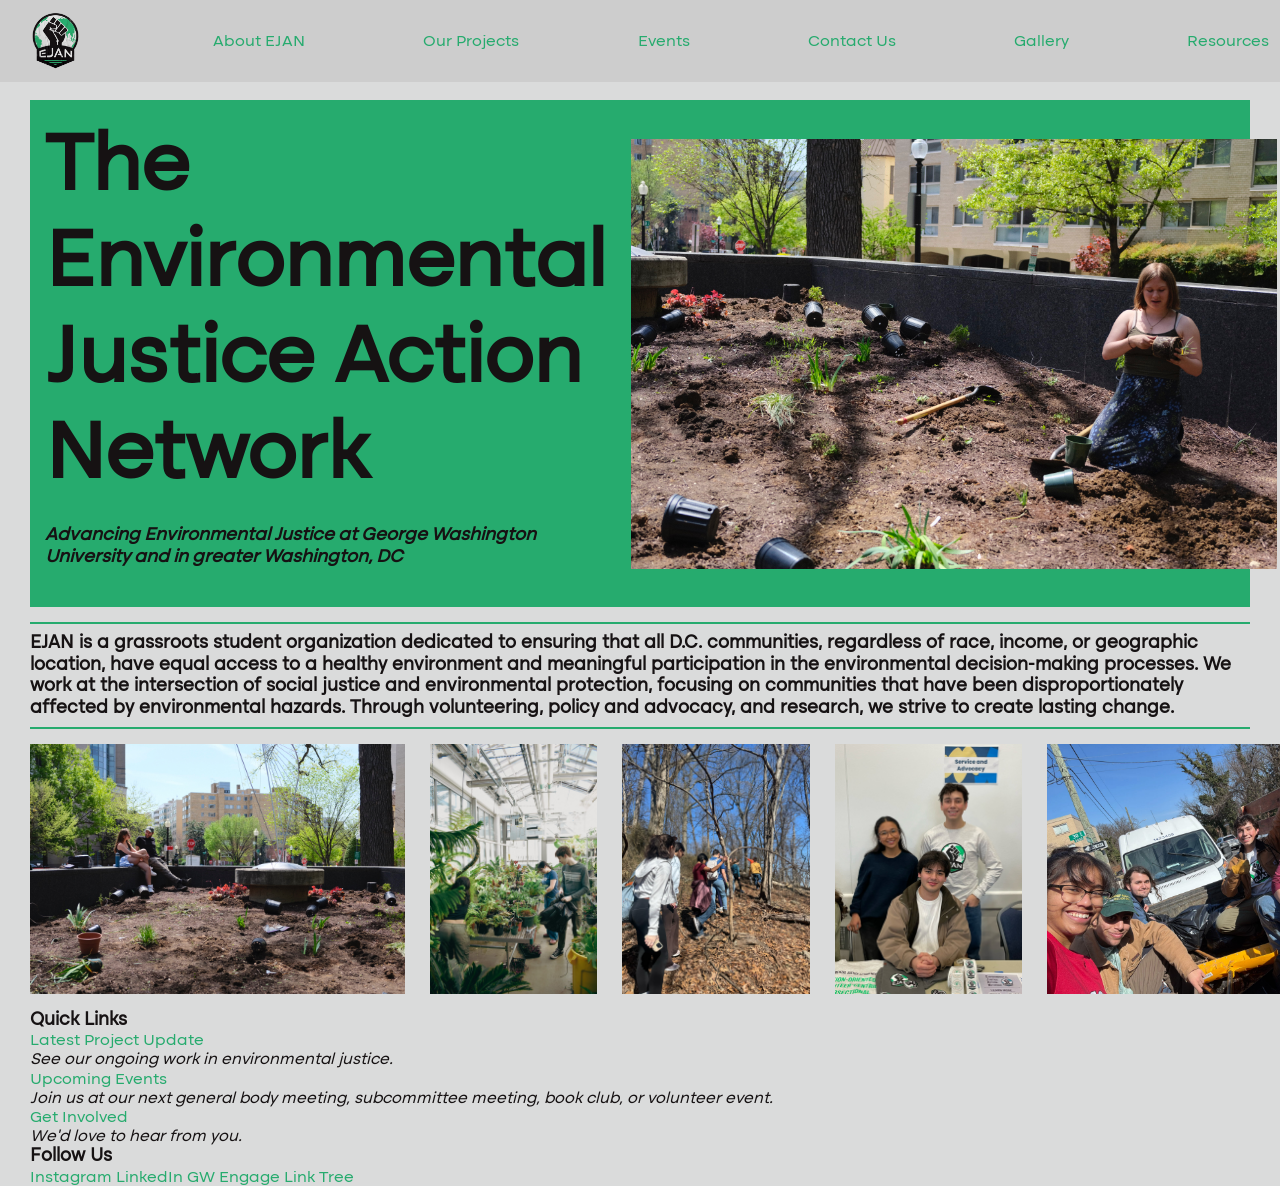
<file: index.html>
<!DOCTYPE html>
<html>
    <head>
        <title>EJAN</title>
        <link href="static/style.css" rel="stylesheet" type="text/css" />
        <link rel="icon" href="static/images/EJAN-Logo.png">
    </head>
    <body>
        <!-- HEADER -->
        <div class="header">
            <img src="static/images/EJAN-Logo.png" alt="EJAN Logo: Green, black, and white globe with fist and text, 'EJAN'" width="80px;"/>
            <a href="about">About EJAN</a>
            <a href="projects">Our Projects</a>
            <a href="events">Events</a>
            <a href="contact">Contact Us</a>
            <a href="gallery">Gallery</a>
            <a href="resources">Resources</a>
        </div>


        <!-- BODY: MAIN -->
        <div class="content">
            <div class="row" style="justify-content: space-around; background-color: #26AB6E;">
                <div class="column" style="padding: 0%; margin-bottom: 0%; margin-top: 0%;">
                    <h1>The Environmental Justice Action Network</h1>
                    <h3 style="font-style: italic;">Advancing Environmental Justice at George Washington University and in greater Washington, DC<h3>
                </div>
                <img src="static/images/20250418-EKR-0039.jpeg" height="430px">
            </div>

            <hr> 

            <h3>EJAN is a grassroots student organization dedicated to ensuring that all D.C. communities, regardless of race, income, or geographic location, have equal access to a healthy environment and meaningful participation in the environmental decision-making processes. 
                We work at the intersection of social justice and environmental protection, focusing on communities that have been disproportionately affected by environmental hazards. Through volunteering, policy and advocacy, and research, we strive to create lasting change.</h3>
            
            <hr>

            <!-- BODY: IMAGES -->
            <div class="row" style="justify-content: space-between; padding: 0%;">
                <img src="static/images/20250418-EKR-0035.jpeg" height="250px">
                <img src="static/images/20260227_103141_8864DC.jpeg" height="250px">
                <img src="static/images/20260228_134546_84A495.jpeg" height="250px">
                <img src="static/images/20260123_163246_8A15FE.jpeg" height="250px">
                <img src="static/images/20260214_125852_87034F.jpeg" height="250px">
            </div>

            <!-- BODY: LINKS -->
            <h3>Quick Links</h3>
            <a href="/projects">Latest Project Update</a>
            <p style="font-style: italic;">See our ongoing work in environmental justice.</p>
            <a href="/events">Upcoming Events</a>
            <p style="font-style: italic;">Join us at our next general body meeting, subcommittee meeting, book club, or volunteer event.</p>
            <a href="/contact">Get Involved</a>
            <p style="font-style: italic;">We'd love to hear from you.</p>

            <!-- FOOTER -->
            <h3>Follow Us</h3>
            <a href="https://www.instagram.com/gw_ejan/">Instagram</a>
            <a href="https://linkedin.com/company/environmental-justice-action-network">LinkedIn</a>
            <a href="https://gwu.campuslabs.com/engage/organization/ejan">GW Engage</a>
            <a href="https://linktr.ee/gw_ejan">Link Tree</a>
        </div>
    </body>
</html>
</file>
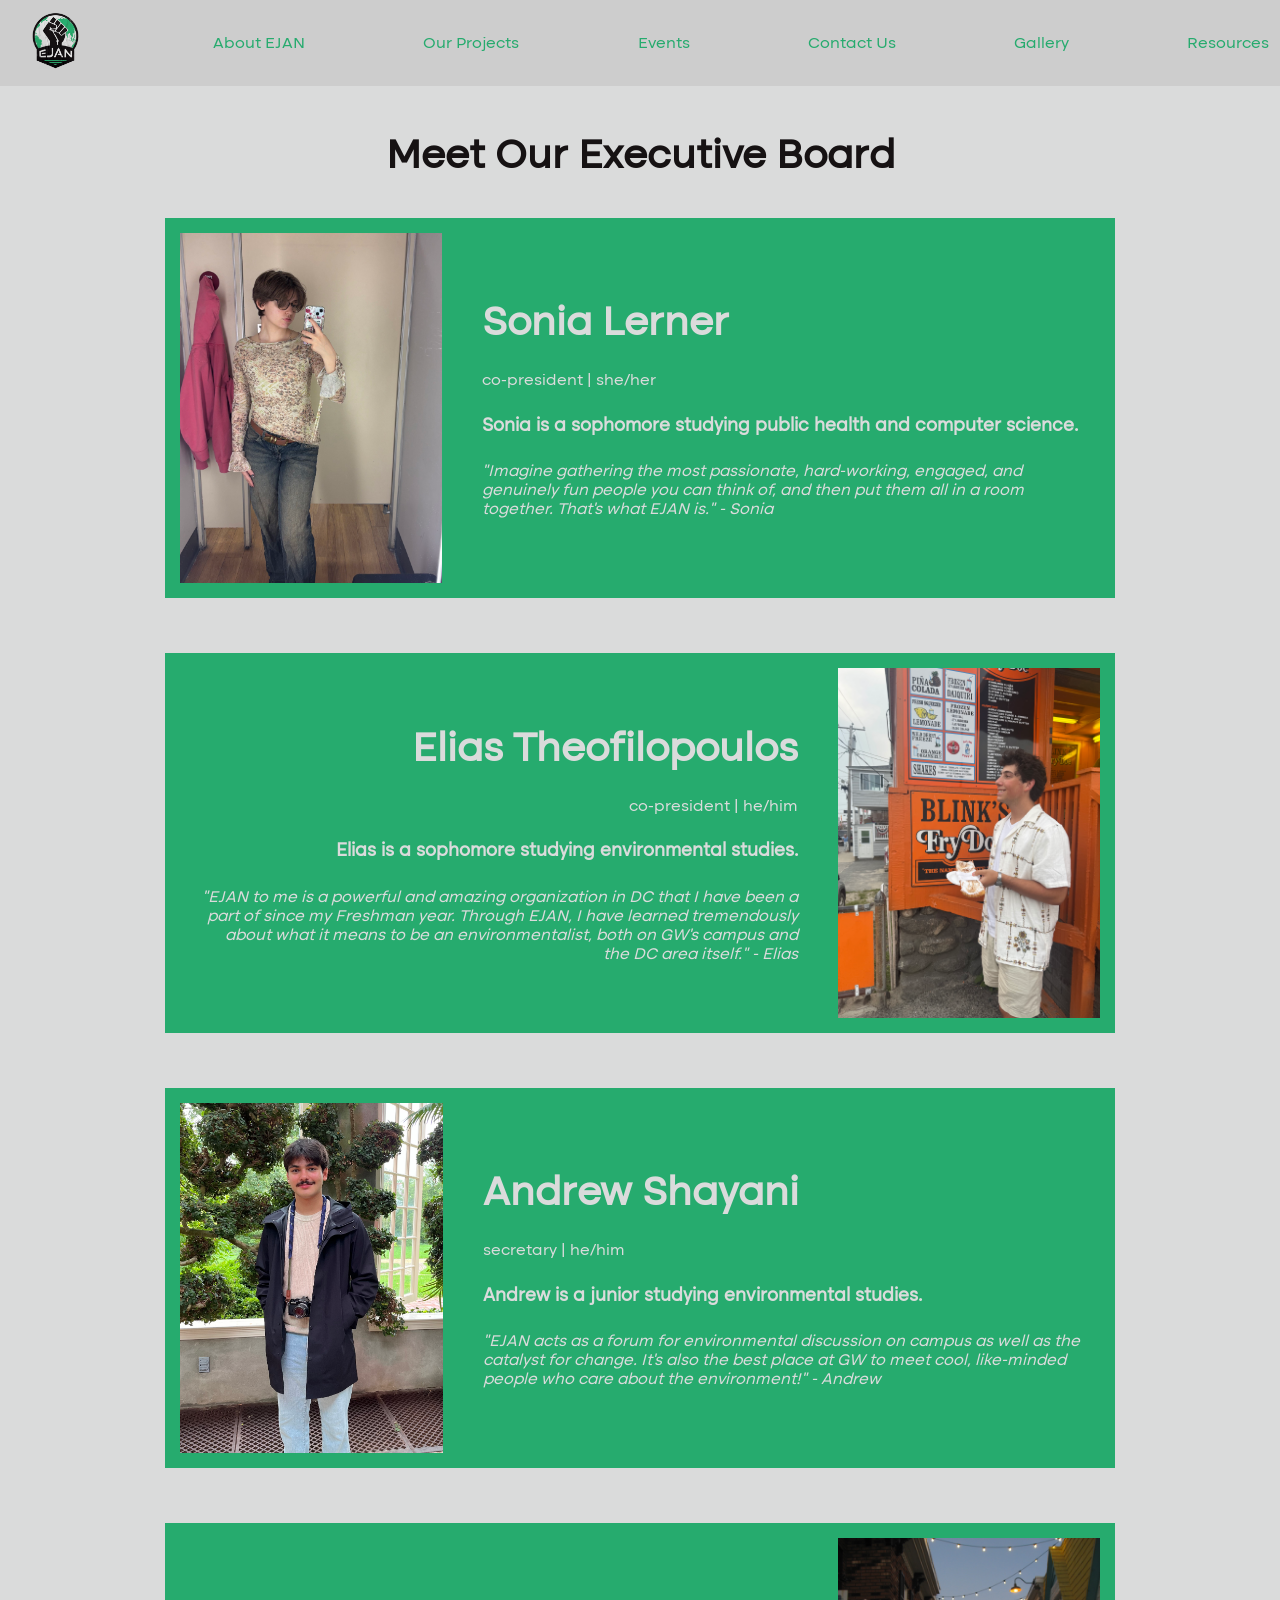
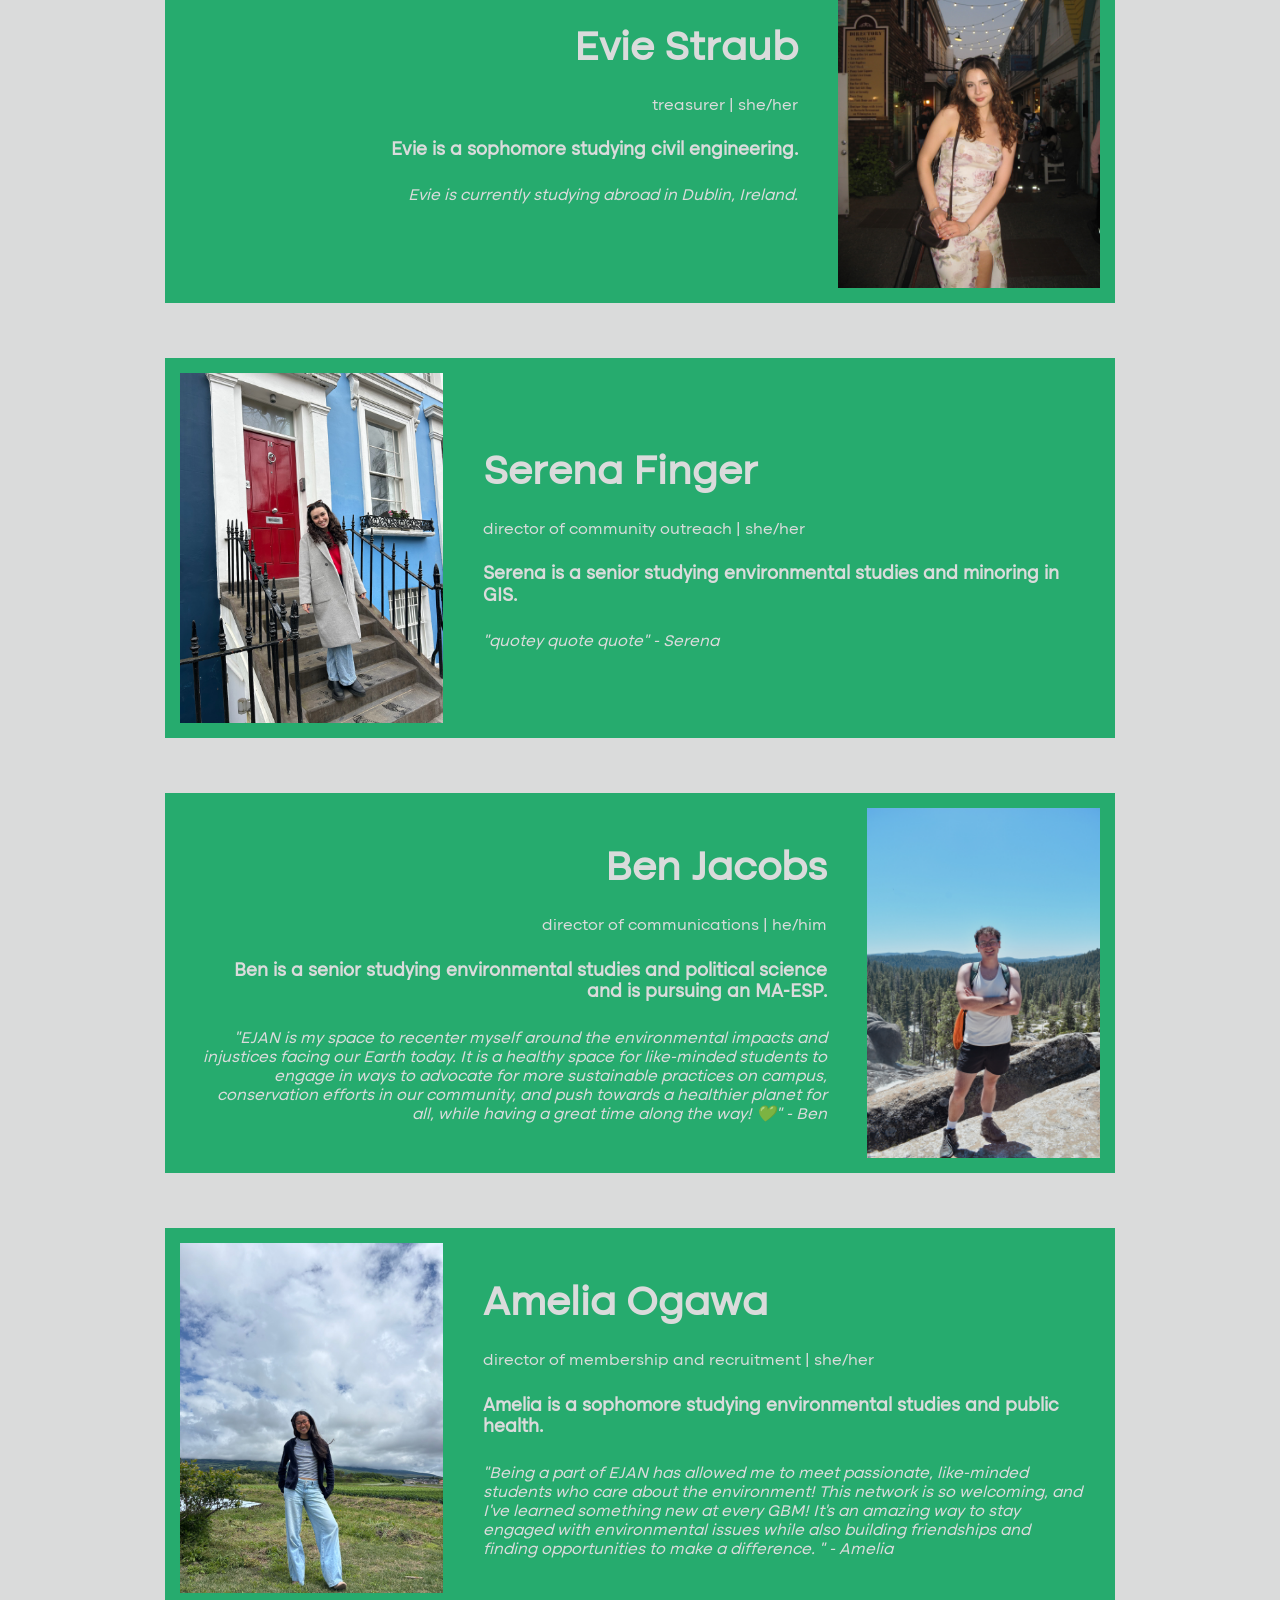
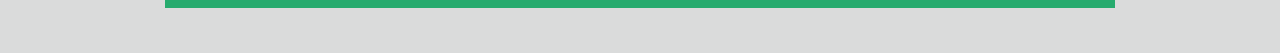
<file: about.html>
<!DOCTYPE html>
<html>
    <head>
        <title>EJAN: About Us</title>
        <link href="static/style.css" rel="stylesheet" type="text/css" />
        <link rel="icon" href="static/images/EJAN-Logo.png">       
    </head>
    <body>
        <!-- HEADER -->
        <div class="header">
            <a href="index"><img src="static/images/EJAN-Logo.png" alt="EJAN Logo: Green, black, and white globe with fist and text, 'EJAN'" width="80px;"/></a>
            <a href="about">About EJAN</a>
            <a href="projects">Our Projects</a>
            <a href="events">Events</a>
            <a href="contact">Contact Us</a>
            <a href="gallery">Gallery</a>
            <a href="resources">Resources</a>
        </div>

        <!-- BODY: BIOS -->
        <!-- yes i know this is jank im not fixing it -->
        <div class="content">
            <div style="display: flex; flex-direction: row; justify-content: center;">
                <div class="column" style="align-items: stretch; width: 950px; color: #DADBDB;">
                    <h2 style="color: #161213; text-align: center;">Meet Our Executive Board</h2>
                    <!-- SONIA -->
                    <div class="row" style="justify-content: start; background-color: #26AB6E;"> 
                        <!-- <img src="static/images/sonia.jpeg" height="350px"> -->
                        <img src="static/images/IMG_6754.jpg" height="350px">
                        <div class="column" style="align-items: flex-start;">
                            <h2>Sonia Lerner</h2>
                            <h4>co-president | she/her</h4>
                            <h3>Sonia is a sophomore studying public health and computer science.</h3>
                            <h4 style="font-style: italic;"> "Imagine gathering the most passionate, hard-working, engaged, and genuinely fun people you can think of, and then put them all in a room together. That's what EJAN is." - Sonia</h4>
                        </div>
                    </div>
                    
                    <!-- ELIAS -->
                    <div class="row" style="justify-content: end; background-color: #26AB6E;">
                        <div class="column" style="align-items: flex-end;">
                            <h2>Elias Theofilopoulos</h2>
                            <h4>co-president | he/him</h4>
                            <h3>Elias is a sophomore studying environmental studies.</h3>
                            <h4 style="font-style: italic; text-align: right;"> "EJAN to me is a powerful and amazing organization in DC that I 
                                have been a part of since my Freshman year. Through EJAN, I have learned tremendously about what 
                                it means to be an environmentalist, both on GW's campus and the DC area itself." - Elias</h4>
                        </div>
                        <img src="static/images/elias.jpg" height="350px">
                    </div>

                    <!-- ANDREW -->
                    <div class="row" style="justify-content: start;  background-color: #26AB6E;">
                        <img src="static/images/andrew.jpeg" height="350px">
                        <div class="column" style="align-items: flex-start;">
                            <h2>Andrew Shayani</h2>
                            <h4>secretary | he/him</h4>
                            <h3>Andrew is a junior studying environmental studies.</h3>
                            <h4 style="font-style: italic;"> "EJAN acts as a forum for environmental discussion on campus as well as the 
                                catalyst for change. It’s also the best place at GW to meet cool, like-minded people who care about the 
                                environment!" - Andrew</h4>
                        </div>
                    </div>

                    <!-- EVIE -->
                    <div class="row" style="justify-content: end; background-color: #26AB6E;">
                        <div class="column" style="align-items: flex-end;">
                            <h2>Evie Straub</h2>
                            <h4>treasurer | she/her</h4>
                            <h3>Evie is a sophomore studying civil engineering.</h3>
                            <h4 style="font-style: italic; text-align: right;">Evie is currently studying abroad in Dublin, Ireland.</h4>
                        </div>
                        <img src="static/images/evie.jpeg" height="350px">
                    </div>

                    <!-- SERENA -->
                    <div class="row" style="justify-content: start; background-color: #26AB6E;">
                        <img src="static/images/serena.jpeg" height="350px">
                        <div class="column" style="align-items: flex-start;">
                            <h2>Serena Finger</h2>
                            <h4>director of community outreach | she/her</h4>
                            <h3>Serena is a senior studying environmental studies and minoring in GIS.</h3>
                            <h4 style="font-style: italic;"> "quotey quote quote" - Serena</h4>
                        </div>
                    </div>

                    <!-- BEN -->
                    <div class="row" style="justify-content: end; background-color: #26AB6E;">
                        <div class="column" style="align-items: flex-end;">
                            <h2>Ben Jacobs</h2>
                            <h4>director of communications | he/him</h4>
                            <h3 style="text-align: right;">Ben is a senior studying environmental studies and political science and is pursuing an MA-ESP.</h3>
                            <h4 style="font-style: italic; text-align: right;"> "EJAN is my space to recenter myself around the environmental 
                                impacts and injustices facing our Earth today. It is a healthy space for like-minded students to engage in ways 
                                to advocate for more sustainable practices on campus, conservation efforts in our community, and push towards 
                                a healthier planet for all, while having a great time along the way! 💚" - Ben</h4>
                        </div>
                        <img src="static/images/ben.jpeg" height="350px">
                    </div>

                    <!-- AMELIA -->
                    <div class="row" style="justify-content: start; background-color: #26AB6E;">
                        <img src="static/images/amelia.jpeg" height="350px">
                        <div class="column" style="align-items: flex-start;">
                            <h2>Amelia Ogawa</h2>
                            <h4>director of membership and recruitment | she/her</h4>
                            <h3>Amelia is a sophomore studying environmental studies and public health.</h3>
                            <h4 style="font-style: italic;"> "Being a part of EJAN has allowed me to meet passionate, 
                                like-minded students who care about the environment! This network is so welcoming, and 
                                I’ve learned something new at every GBM! It’s an amazing way to stay engaged with environmental 
                                issues while also building friendships and finding opportunities to make a difference. " - Amelia</h4>
                        </div>
                    </div>

                </div>
            </div>
        </div>
    </body>
</html>
</file>
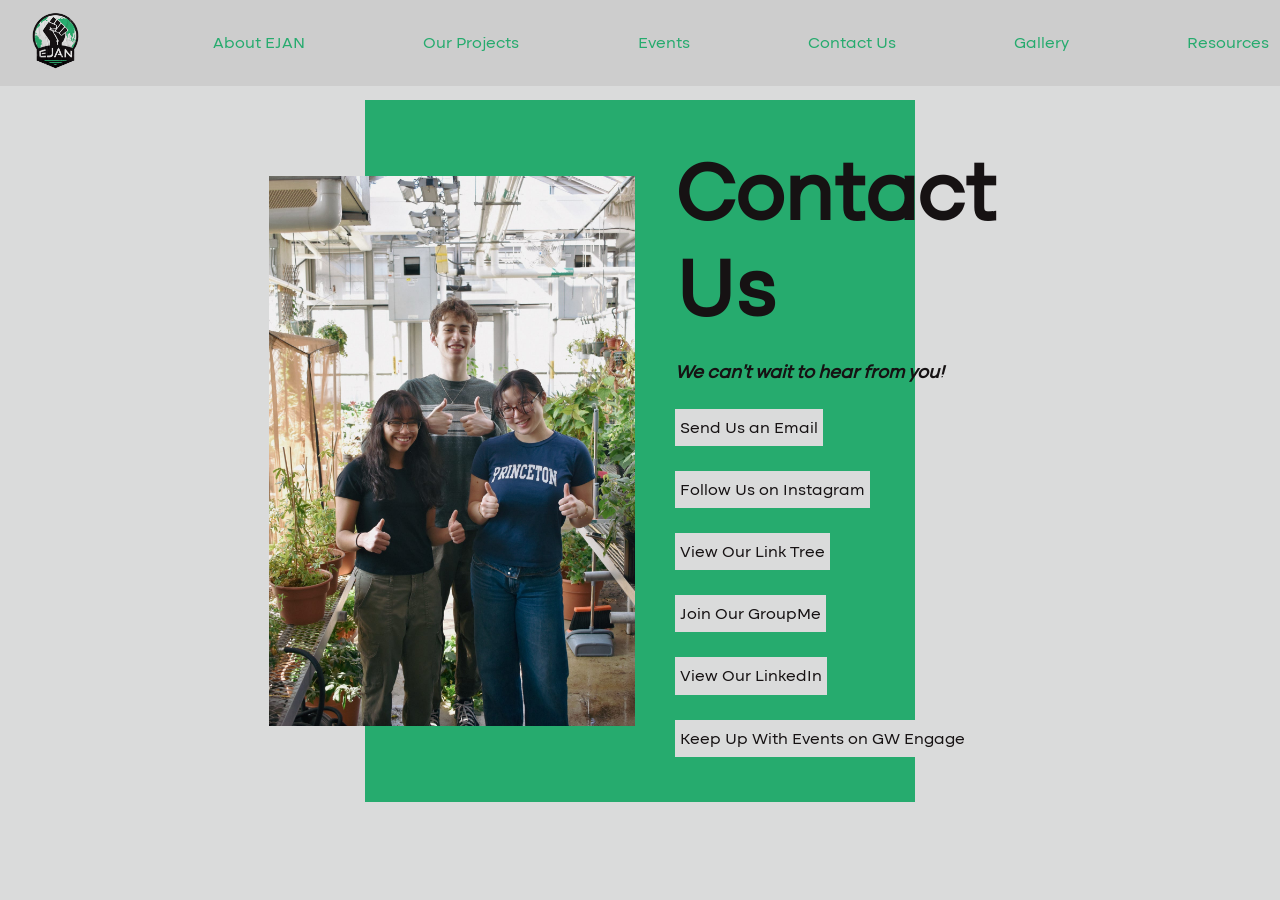
<file: contact.html>
<!DOCTYPE html>
<html>
    <head>
        <title>EJAN: Contact Us</title>
        <link href="static/style.css" rel="stylesheet" type="text/css" />
        <link rel="icon" href="static/images/EJAN-Logo.png">
    </head>
    <body>
        <!-- HEADER -->
        <div class="header">
            <a href="/"><img src="static/images/EJAN-Logo.png" alt="EJAN Logo: Green, black, and white globe with fist and text, 'EJAN'" width="80px;"/></a>
            <a href="about">About EJAN</a>
            <a href="projects">Our Projects</a>
            <a href="events">Events</a>
            <a href="contact">Contact Us</a>
            <a href="gallery">Gallery</a>
            <a href="resources">Resources</a>
        </div>

        <!-- BODY -->
        <div class="content">
            <div class="row" style="background-color: #26AB6E; margin-left: 335px; margin-right: 335px;">
                <img src="static/images/20260227_103141_8FCFFB.jpeg" height="550px">
                <div class="column" style="justify-content: flex-start; align-items: flex-start;">
                    <h1>Contact Us</h1>
                    <h3 style="font-style: italic;">We can't wait to hear from you!</h3>
                    <!-- LINKS -->
                    <a target="_blank" href="mailto:gw.ejan@gmail.com" class="contact">Send Us an Email</a>
                    <a target="_blank" href="https://www.instagram.com/gw_ejan/" class="contact">Follow Us on Instagram</a>
                    <a target="_blank" href="https://linktr.ee/gw_ejan" class="contact">View Our Link Tree</a>
                    <a target="_blank" href="https://groupme.com/join_group/109463511/1Ma4GqgB" class="contact">Join Our GroupMe</a>
                    <a target="_blank" href="https://linkedin.com/company/environmental-justice-action-network" class="contact">View Our LinkedIn</a>
                    <a target="_blank" href="https://gwu.campuslabs.com/engage/organization/ejan" class="contact">Keep Up With Events on GW Engage</a>
                </div>
            </div>
        </div>
    </body>
</html>
</file>
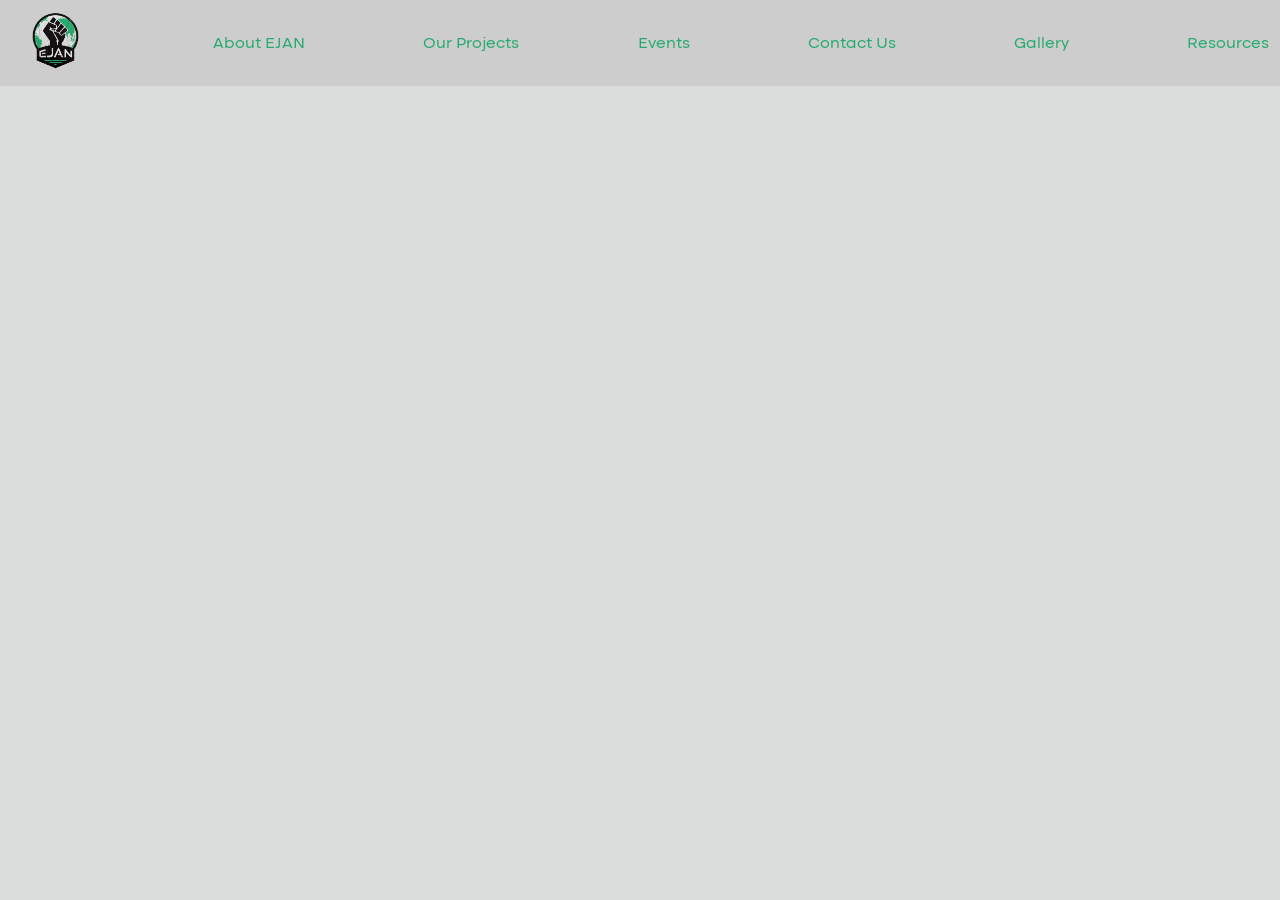
<file: events.html>
<!DOCTYPE html>
<html>
    <head>
        <title>EJAN: Events</title>
        <link href="static/style.css" rel="stylesheet" type="text/css" />
        <link rel="icon" href="static/images/EJAN-Logo.png">
    </head>
    <body>
        <!-- HEADER -->
        <div class="header">
            <a href="/"><img src="static/images/EJAN-Logo.png" alt="EJAN Logo: Green, black, and white globe with fist and text, 'EJAN'" width="80px;"/></a>
            <a href="about">About EJAN</a>
            <a href="projects">Our Projects</a>
            <a href="events">Events</a>
            <a href="contact">Contact Us</a>
            <a href="gallery">Gallery</a>
            <a href="resources">Resources</a>
        </div>

        <div class="content">
            <div class="row">
                <iframe src="https://calendar.google.com/calendar/embed?src=gwu.ejan%40gmail.com&ctz=America%2FNew_York" style="border: 0" width="800" height="600" frameborder="0" scrolling="no"></iframe>
            </div>
        </div>
    </body>
</html>
</file>
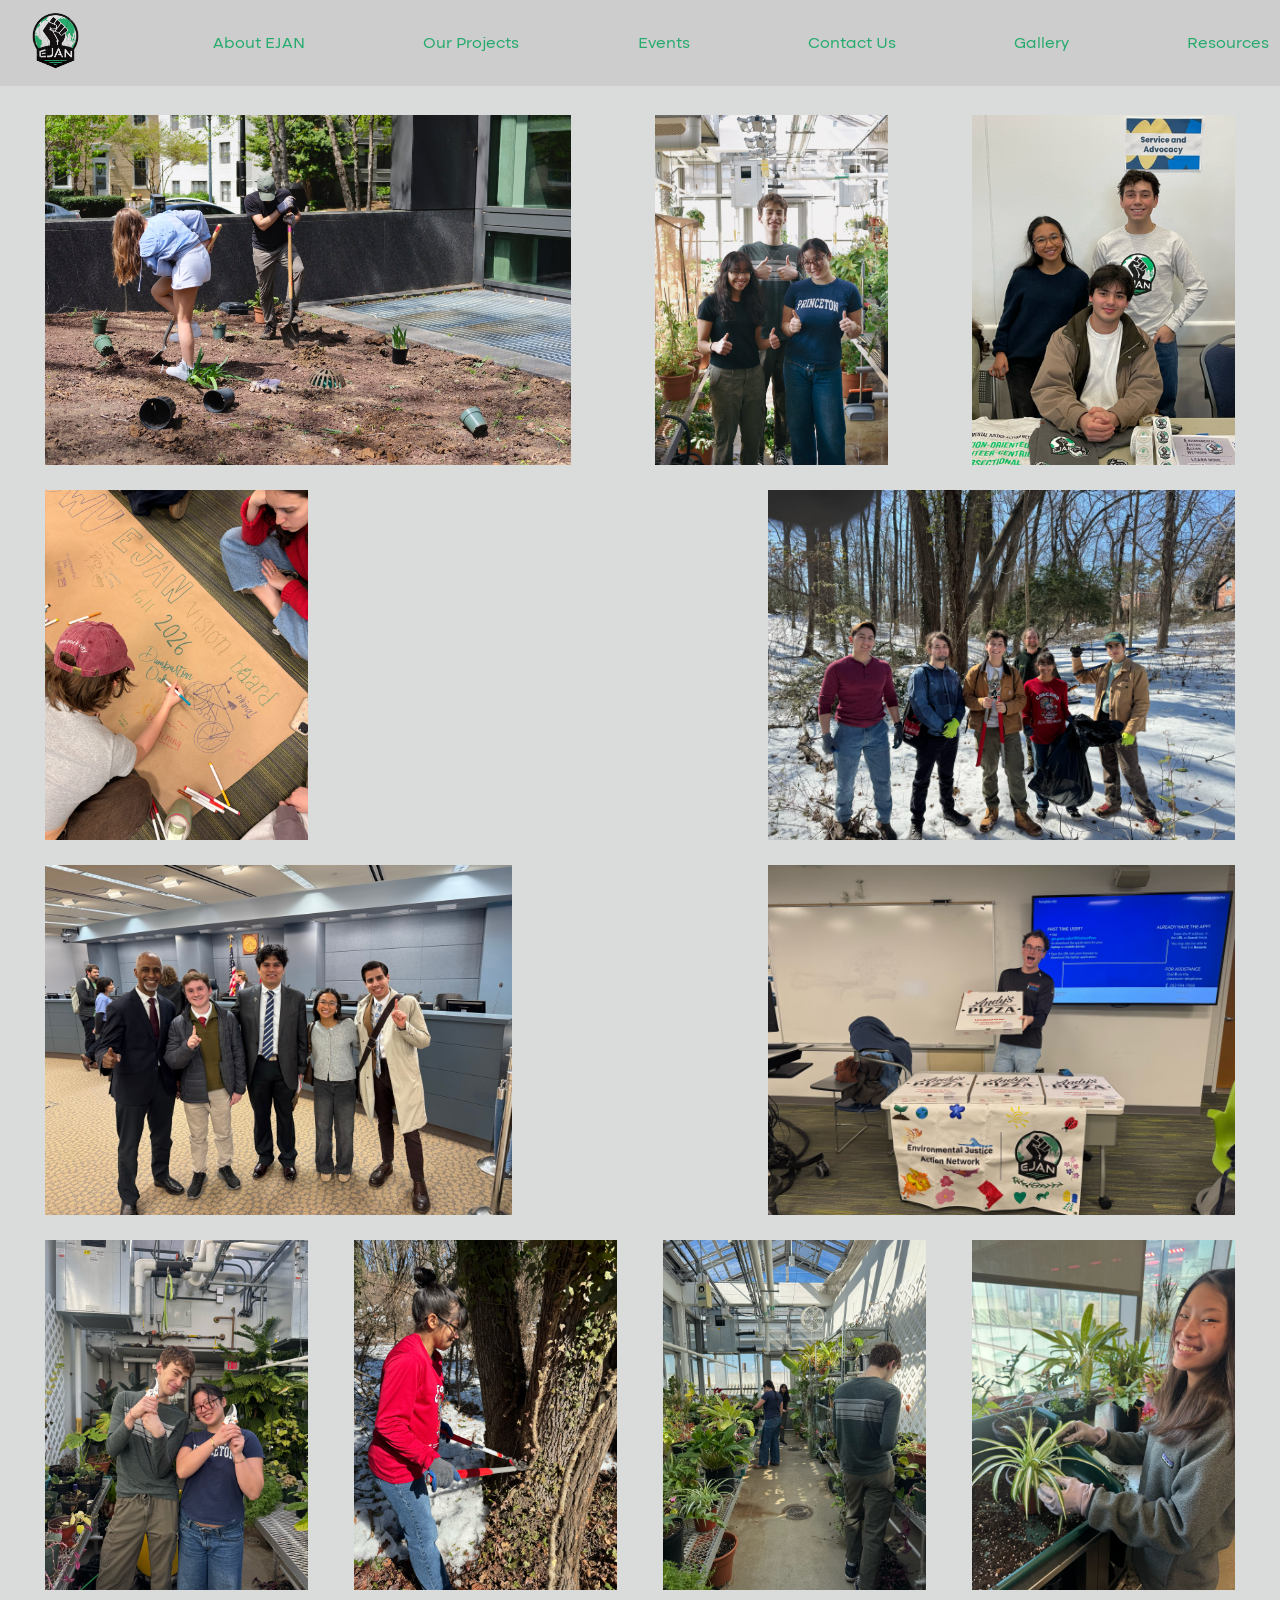
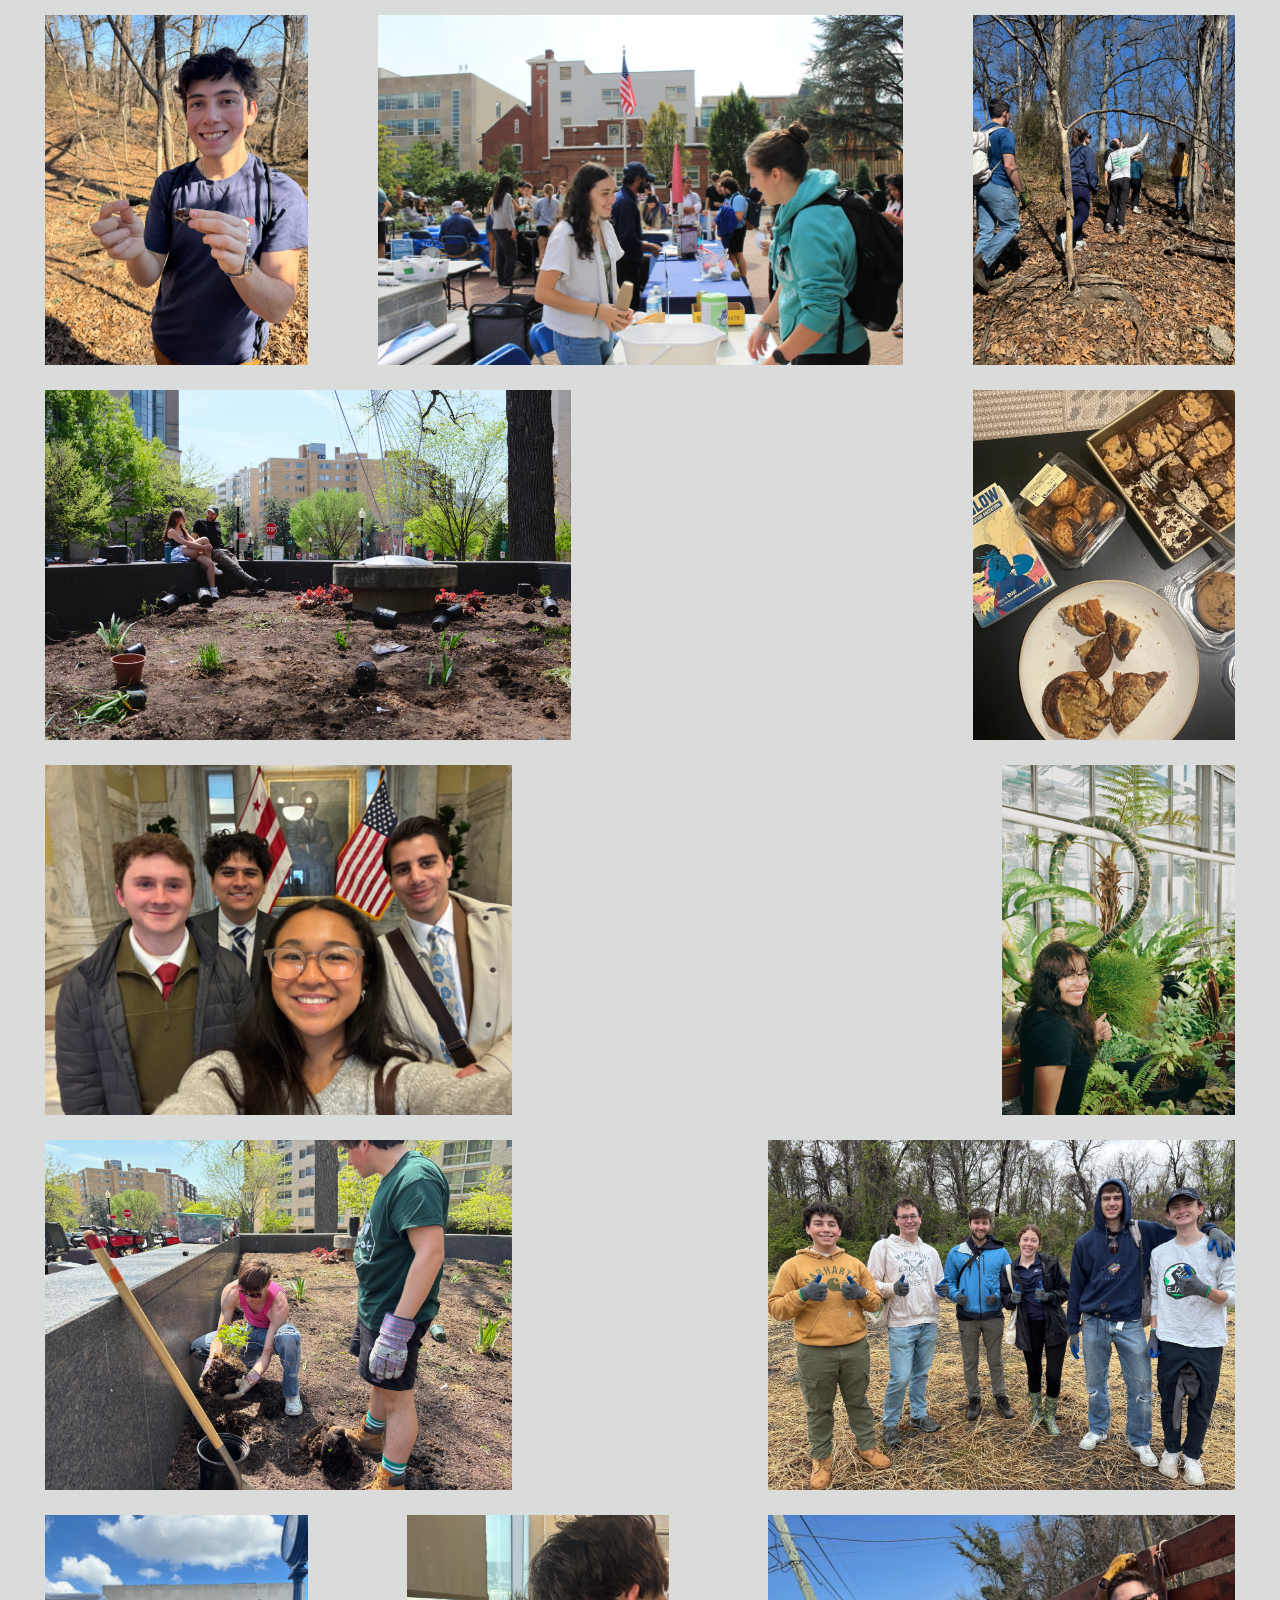
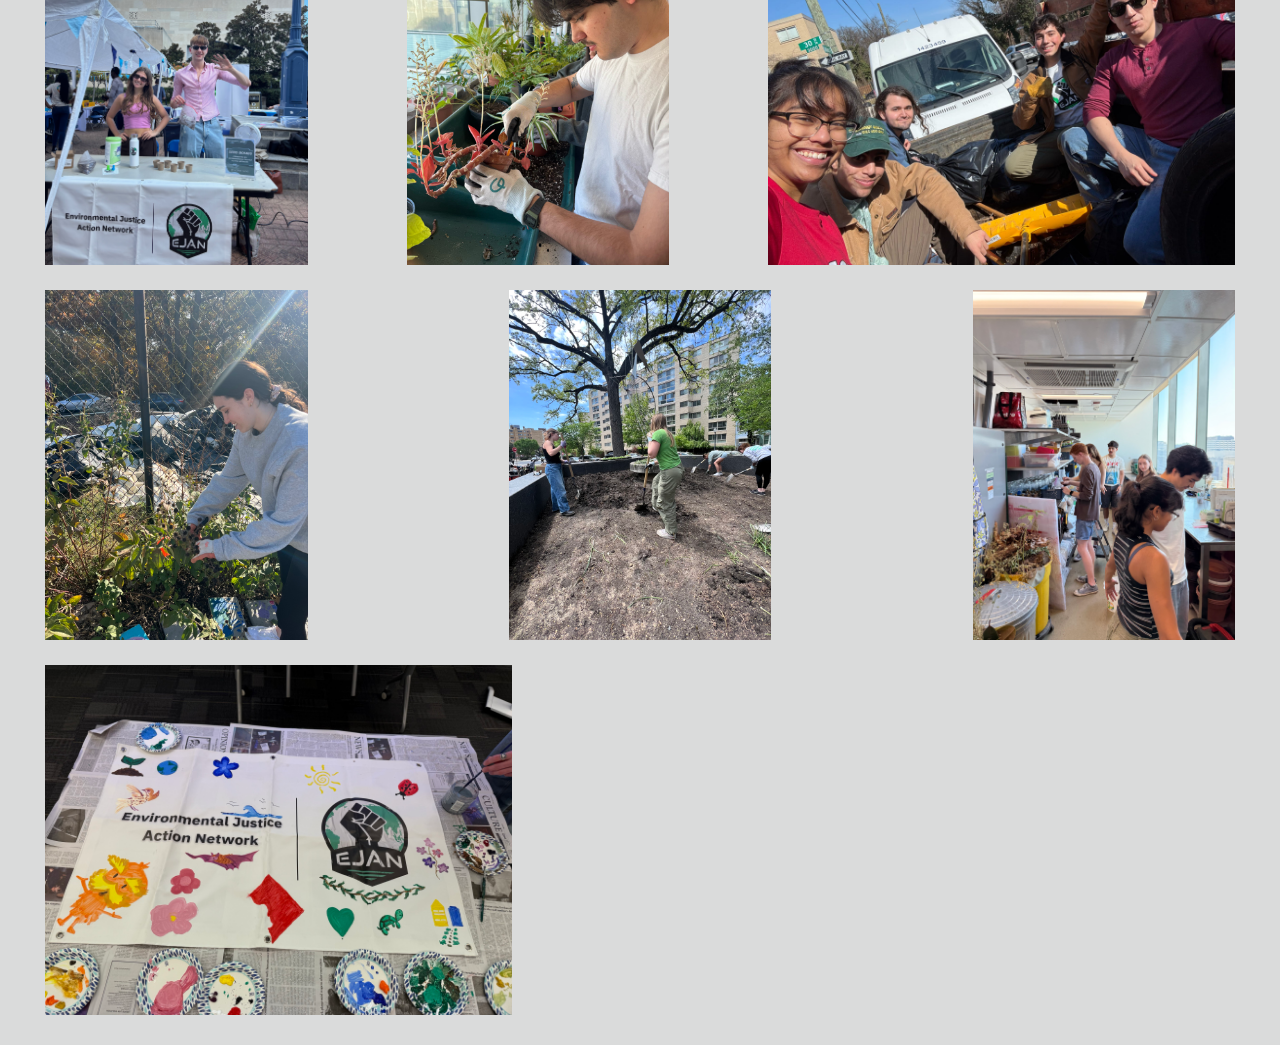
<file: gallery.html>
<!DOCTYPE html>
<html>
    <head>
        <title>EJAN: Gallery</title>
        <link href="static/style.css" rel="stylesheet" type="text/css" />
        <link rel="icon" href="static/images/EJAN-Logo.png">
    </head>
    <body>
        <!-- HEADER -->
        <div class="header">
            <a href="/"><img src="static/images/EJAN-Logo.png" alt="EJAN Logo: Green, black, and white globe with fist and text, 'EJAN'" width="80px;"/></a>
            <a href="about">About EJAN</a>
            <a href="projects">Our Projects</a>
            <a href="events">Events</a>
            <a href="contact">Contact Us</a>
            <a href="gallery">Gallery</a>
            <a href="resources">Resources</a>
        </div>

        <div class="content">
            <div class="row" style="flex-wrap: wrap; justify-content: space-between;">
                <img src="static/images/20250418-EKR-0005.jpeg" height="350px">
                <img src="static/images/20260227_103141_8FCFFB.jpeg" height="350px">
                <img src="static/images/20260123_163246_8A15FE.jpeg" height="350px">
                <img src="static/images/20260205_221754_8371DF.jpeg" height="350px">
                <img src="static/images/20260214_125852_8A2731.jpeg" height="350px">
                <img src="static/images/IMG_BC3B757C9F93-1.jpeg" height="350px">
                <img src="static/images/20260205_195226_8EF4AE.jpeg" height="350px">
                <img src="static/images/20260227_102956_841C1A.jpeg" height="350px">
                <img src="static/images/20260214_125852_8C397D.jpeg" height="350px">
                <img src="static/images/20260227_102956_87441D.jpeg" height="350px">
                <img src="static/images/20260227_102956_859C1B.jpeg" height="350px">
                <img src="static/images/20260228_124727_8C74E9.jpeg" height="350px">
                <img src="static/images/IMG_0304.jpeg" height="350px">
                <img src="static/images/20260228_134546_8C200E.jpeg" height="350px">
                <img src="static/images/20250418-EKR-0035.jpeg" height="350px">
                <img src="static/images/IMG_0742.jpg" height="350px">
                <img src="static/images/IMG_5BB0B2BED4C3-1.jpeg" height="350px">
                <img src="static/images/20260227_103141_82559D.jpeg" height="350px">
                <img src="static/images/IMG_3923.jpeg" height="350px">
                <img src="static/images/IMG_1591.jpeg" height="350px">
                <img src="static/images/IMG_5464.jpeg" height="350px">
                <img src="static/images/20260227_102956_8132B5.jpeg" height="350px">
                <img src="static/images/20260214_125852_87034F.jpeg" height="350px">
                <img src="static/images/IMG_8647.jpg" height="350px">
                <img src="static/images/IMG_8799.jpg" height="350px">
                <img src="static/images/IMG_1433.jpg" height="350px">
                <img src="static/images/IMG_D2FE8E7FF654-1.jpeg" height="350px">

            </div>
        </div>
    </body>
</html>
</file>
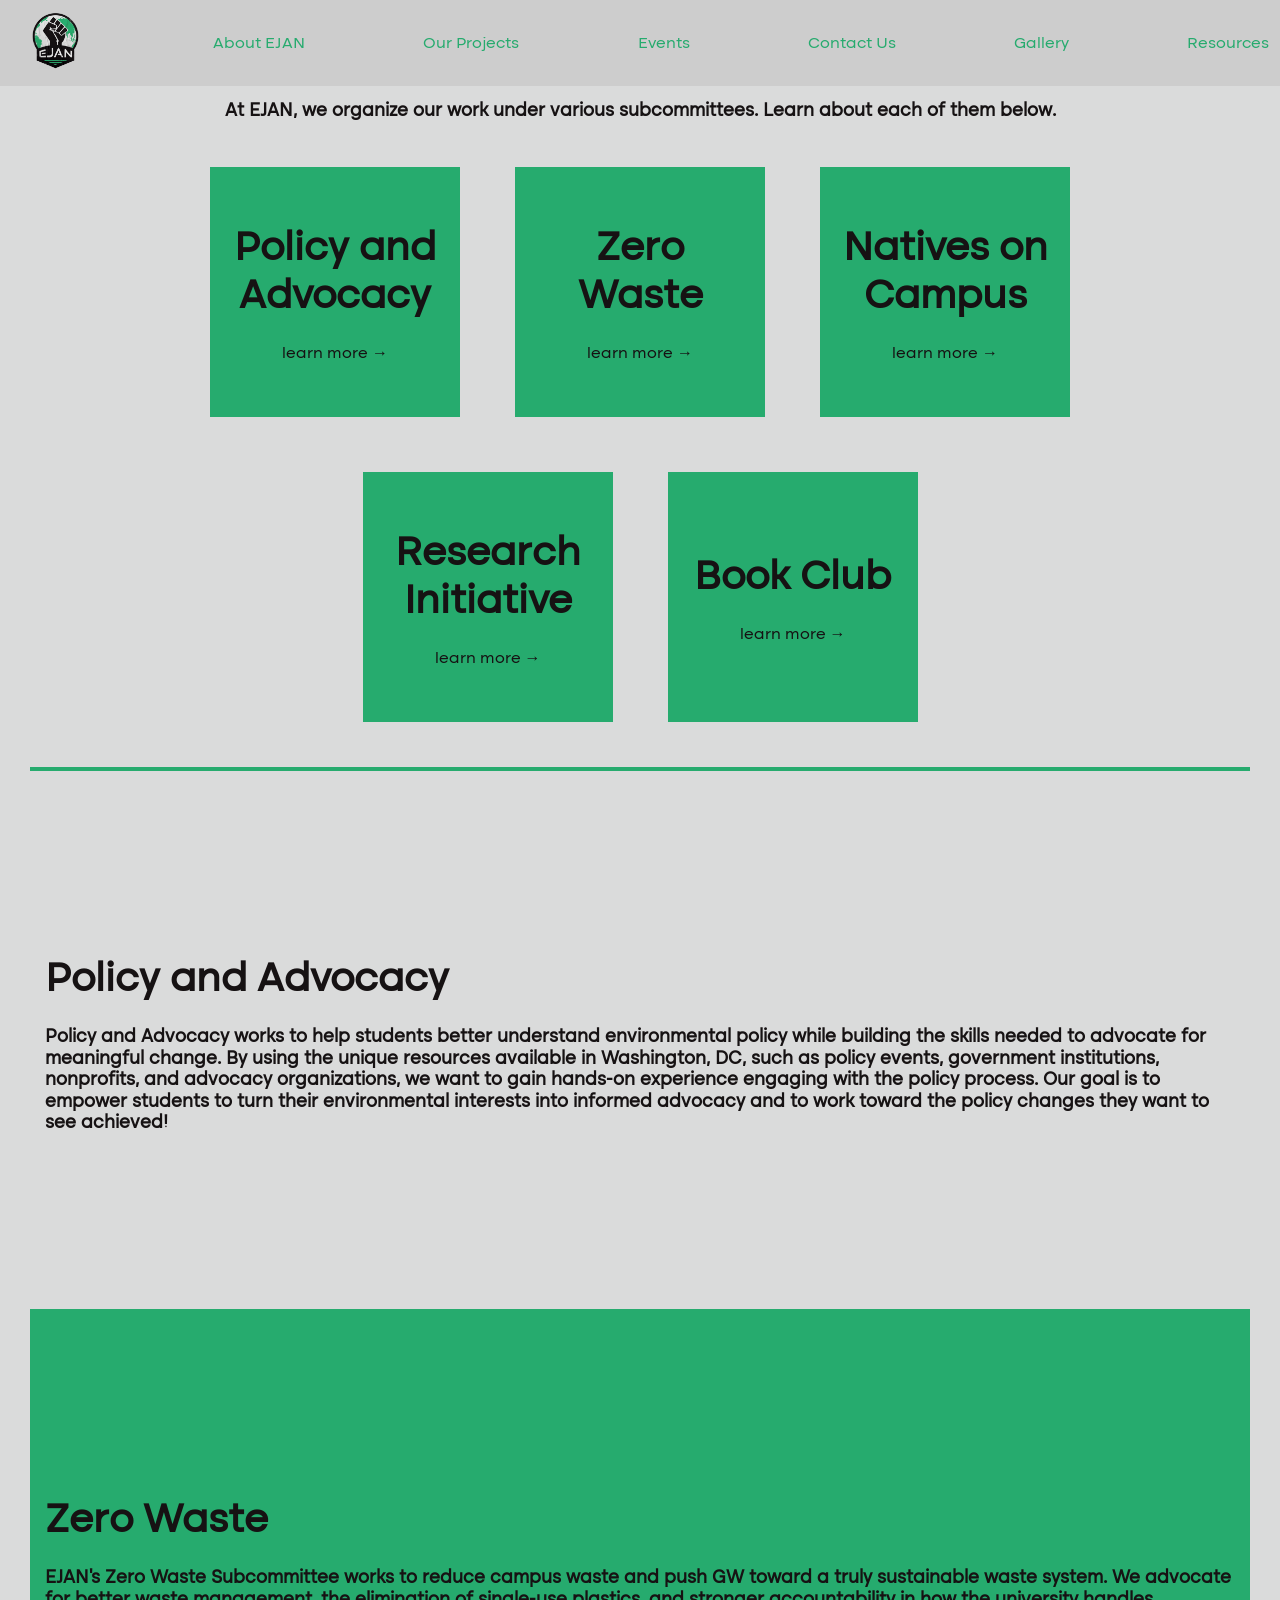
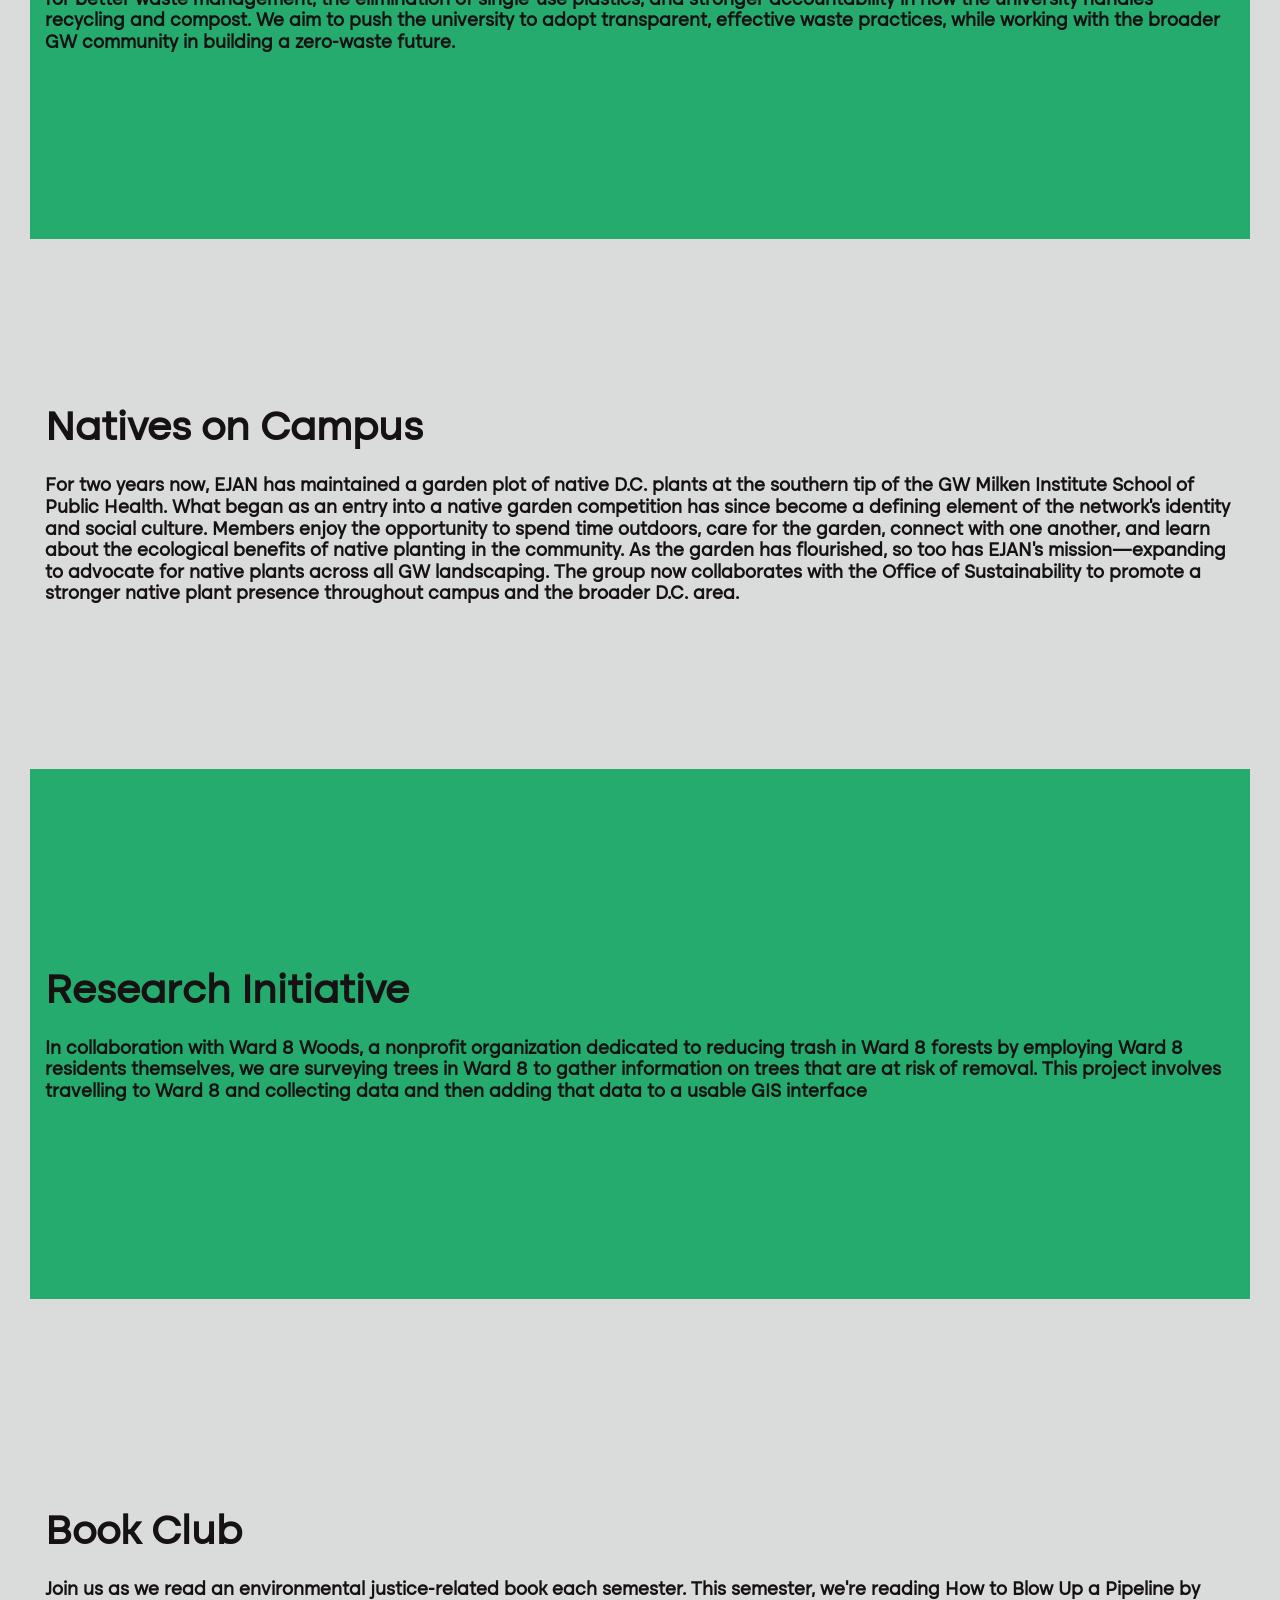
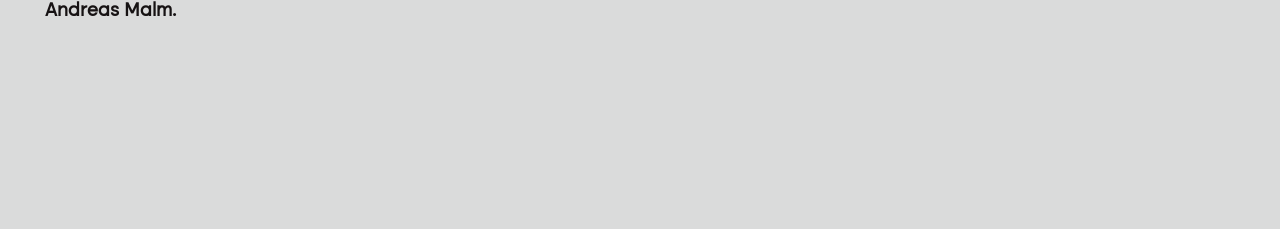
<file: projects.html>
<!DOCTYPE html>
<html>
    <head>
        <title>EJAN: Projects</title>
        <link href="static/style.css" rel="stylesheet" type="text/css" />
        <link rel="icon" href="static/images/EJAN-Logo.png">
    </head>
    <body>
        <!-- HEADER -->
        <div class="header">
            <a href="/"><img src="static/images/EJAN-Logo.png" alt="EJAN Logo: Green, black, and white globe with fist and text, 'EJAN'" width="80px;"/></a>
            <a href="about">About EJAN</a>
            <a href="projects">Our Projects</a>
            <a href="events">Events</a>
            <a href="contact">Contact Us</a>
            <a href="gallery">Gallery</a>
            <a href="resources">Resources</a>
        </div>

        <div class="content">
            <h3 style="text-align: center;">At EJAN, we organize our work under various subcommittees. Learn about each of them below.</h3>
            
            <!-- SUBCOMMITTEE TILES -->
            <div class="row" style="flex-wrap: wrap;">
                <div class="tile">
                    <h2>Policy and Advocacy</h2>
                    <a href="#policy-and-advocacy" style="color: #161213">learn more →</a>
                </div>

                <div class="tile">
                    <h2>Zero Waste</h2>
                    <a href="#zero-waste" style="color: #161213">learn more →</a>
                </div>

                <div class="tile">
                    <h2>Natives on Campus</h2>
                    <a href="#natives-on-campus" style="color: #161213">learn more →</a>              
                </div>

                <div class="tile">
                    <h2>Research Initiative</h2>
                    <a href="#research-initiative" style="color: #161213">learn more →</a>                
                </div>

                <div class="tile">
                    <h2>Book Club</h2>                
                    <a href="#book-club" style="color: #161213">learn more →</a>
                </div>
            </div>

            <hr style="height: 4px;">

            <!-- SUBCOMMITTEE DETAILS -->
            <div class="project" style="background-color: #DADBDB;" id="policy-and-advocacy">
                <h2>Policy and Advocacy</h2>
                <h3>Policy and Advocacy works to help students better understand environmental policy while building the skills needed to advocate 
                    for meaningful change. By using the unique resources available in Washington, DC, such as policy events, government institutions, 
                    nonprofits, and advocacy organizations, we want to gain hands-on experience engaging with the policy process. Our goal is to 
                    empower students to turn their environmental interests into informed advocacy and to work toward the policy changes they want 
                    to see achieved!</h3>
            </div>

            <div class="project" id="zero-waste">
                <h2>Zero Waste</h2>
                <h3>EJAN's Zero Waste Subcommittee works to reduce campus waste and push GW toward a truly sustainable waste system. 
                    We advocate for better waste management, the elimination of single-use plastics, and stronger accountability in how 
                    the university handles recycling and compost. We aim to push the university to adopt transparent, effective waste practices, 
                    while working with the broader GW community in building a zero-waste future.</h3>
            </div>

            <div class="project" style="background-color: #DADBDB;" id="natives-on-campus">
                <h2>Natives on Campus</h2>
                <h3>For two years now, EJAN has maintained a garden plot of native D.C. plants at the southern 
                    tip of the GW Milken Institute School of Public Health. What began as an entry into a native garden competition has since 
                    become a defining element of the network’s identity and social culture. Members enjoy the opportunity to spend time outdoors, 
                    care for the garden, connect with one another, and learn about the ecological benefits of native planting in the community. 
                    As the garden has flourished, so too has EJAN’s mission—expanding to advocate for native plants across all GW landscaping. 
                    The group now collaborates with the Office of Sustainability to promote a stronger native plant presence throughout campus and 
                    the broader D.C. area.</h3>
            </div>

            <div class="project" id="research-initiative">
                <h2>Research Initiative</h2>
                <h3>In collaboration with Ward 8 Woods, a nonprofit organization dedicated to reducing trash in Ward 8 forests by employing 
                    Ward 8 residents themselves, we are surveying trees in Ward 8 to gather information on trees that are at risk of removal. 
                    This project involves travelling to Ward 8 and collecting data and then adding that data to a usable GIS interface</h3>
            </div>

            <div class="project" style="background-color: #DADBDB;" id="book-club">
                <h2>Book Club</h2>
                <h3>Join us as we read an environmental justice-related book each semester. This semester, we're reading How to Blow Up a Pipeline by Andreas Malm.</h3>
            </div>
        </div>
    </body>
</html>
</file>
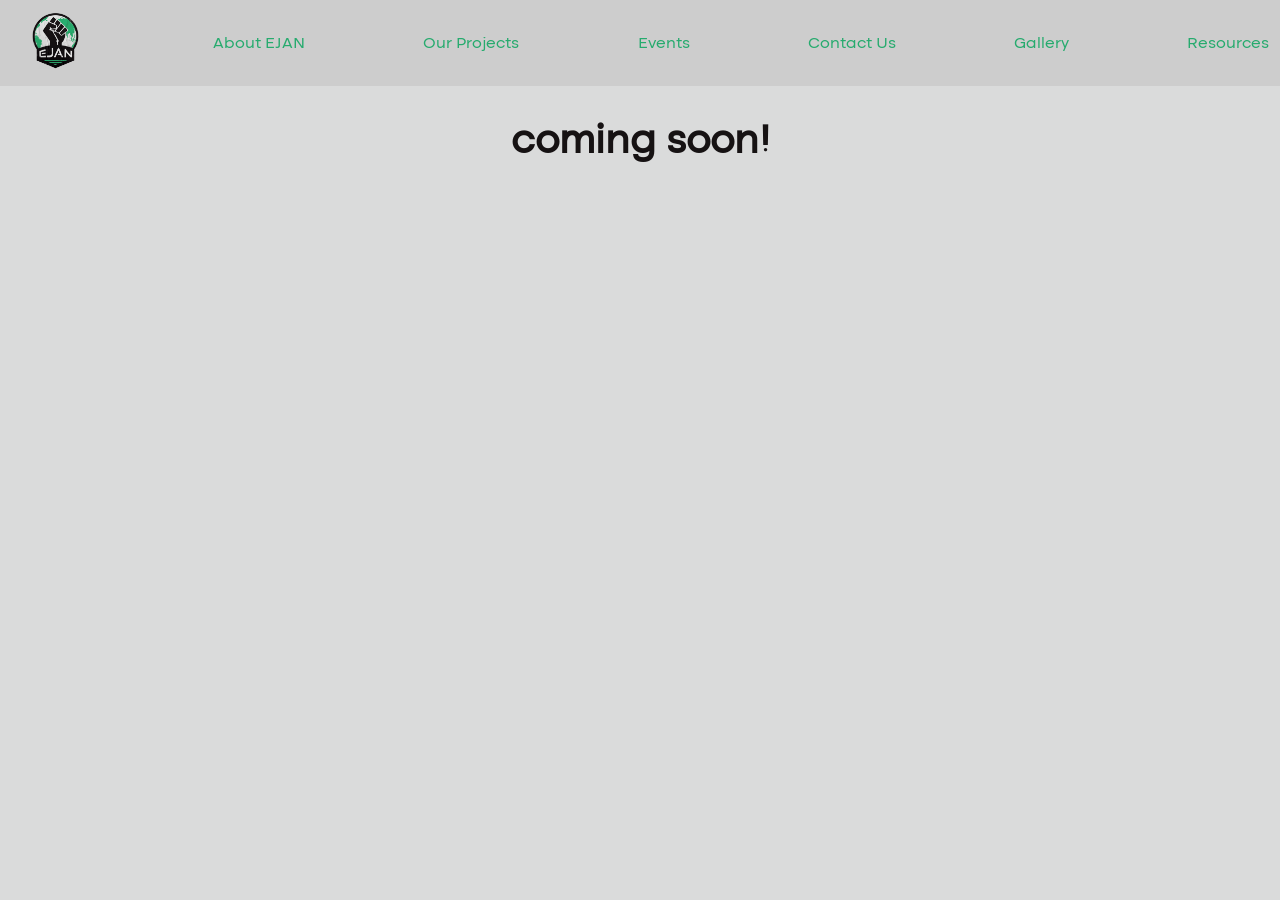
<file: resources.html>
<!DOCTYPE html>
<html>
    <head>
        <title>EJAN: Resources</title>
        <link href="static/style.css" rel="stylesheet" type="text/css" />
        <link rel="icon" href="static/images/EJAN-Logo.png">
    </head>
    <body>
        <!-- HEADER -->
        <div class="header">
            <a href="/"><img src="static/images/EJAN-Logo.png" alt="EJAN Logo: Green, black, and white globe with fist and text, 'EJAN'" width="80px;"/></a>
            <a href="about">About EJAN</a>
            <a href="projects">Our Projects</a>
            <a href="events">Events</a>
            <a href="contact">Contact Us</a>
            <a href="gallery">Gallery</a>
            <a href="resources">Resources</a>
        </div>

        <div class="content">
            <div class="row" style="align-items: center;">
                <h2>coming soon!</h2>
            </div>
        </div>
    </body>
</html>
</file>
<file: static/style.css>
/* http://meyerweb.com/eric/tools/css/reset/ */
html, body, div, span, applet, object, iframe,
h1, h2, h3, h4, h5, h6, p, blockquote, pre,
a, abbr, acronym, address, big, cite, code,
del, dfn, em, img, ins, kbd, q, s, samp,
small, strike, strong, sub, sup, tt, var,
b, u, i, center,
dl, dt, dd, ol, ul, li,
fieldset, form, label, legend,
table, caption, tbody, tfoot, thead, tr, th, td,
article, aside, canvas, details, embed,
figure, figcaption, footer, header, hgroup,
menu, nav, output, ruby, section, summary,
time, mark, audio, video {
    margin: 0;
    padding: 0;
    border: 0;
    font-size: 100%;
    font: inherit;
    vertical-align: baseline;
}
article, aside, details, figcaption, figure,
footer, header, hgroup, menu, nav, section {
    display: block;
}
body {
    line-height: 1;
}
ol, ul {
    list-style: none;
}
blockquote, q {
    quotes: none;
}
blockquote:before, blockquote:after,
q:before, q:after {
    content: '';
    content: none;
}
table {
    border-spacing: 0;
    text-align: center;
    place-items: center;
    margin: auto;
    padding: 10px 0px;
}

/* our styles */

@font-face {
    font-family: altone;
    src: url('/static/altone/Altone\ Trial-Regular.ttf')
}

body {
    background-color: #DADBDB;
    color: #161213; 
    font-family: altone;
    margin: 0px 30px ; /* top, side */
    line-height: 1.2;
}

h1 {
    font-family: altone;
    font-size: 60pt;
    font-weight: bolder;
}

h2 {
    font-family: altone;
    font-size: 30pt;
    font-weight: bold;
}

h3 {
    font-family: altone;
    font-size: large;
    font-weight: bold;
}

hr {
    height: 2px;
    border-width:0;
    color:#26AB6E;
    background-color:#26AB6E;
}

input {
    background-color: #DADBDB;
    font-family: altone;
    line-height: 1.7;
    border: none;
}

input[type=submit]:hover {
    background-color: #8A8B8B;
    font-family: altone;
}

.contact {
    color: #161213 ;
    background-color: #DADBDB;
    display: flex;
    flex-direction: column;
    justify-content: flex-start;
    align-items: flex-start;
    gap: 10px;
    line-height: 1.7;
    padding: 5px;
}

.contact:hover {
    color: #26AB6E;
}

.row {
    display: flex; 
    flex-direction: row; 
    justify-content: center;
    align-items: center;
    gap: 25px;
    padding: 15px;
    margin-top: 15px;
    margin-bottom: 15px;
}

.column {
    display: flex; 
    flex-direction: column; 
    justify-content: center;
    align-items: center;
    gap: 25px;
    padding: 15px;
    margin-top: 15px;
    margin-bottom: 15px;
}

.header {
    display: flex; 
    flex-direction: row; 
    justify-content: space-between; 
    align-items: center;
    gap: 50px; 
    padding: 15px;
    padding-top: 0%; 
    padding-bottom: 0%; 
    margin: 0%;
    margin-top: -100px;
    margin-left: -30px;
    width: 98%;
    background-color: #cdcdcd; 
    position: fixed;
    z-index: 0;
}

.content {
    margin-top: 100px;
}

.tile {
    display: flex; 
    flex-direction: column; 
    justify-content: center;
    align-items: center;
    gap: 25px;
    padding: 15px;
    margin: 15px;
    background-color: #26AB6E;
    height: 220px; 
    width: 220px;
    text-align: center;
}

.project {
    display: flex; 
    flex-direction: column; 
    justify-content: center;
    align-items: flex-start;
    align-content: space-between;
    gap: 25px;
    padding: 15px;
    background-color: #26AB6E;
    height: 500px;
}

a {
    color: #26AB6E;
    text-decoration: none;
}

a:hover {
    color: #216b2a;
}

a:active {
    color: #26AB6E;
}
</file>
